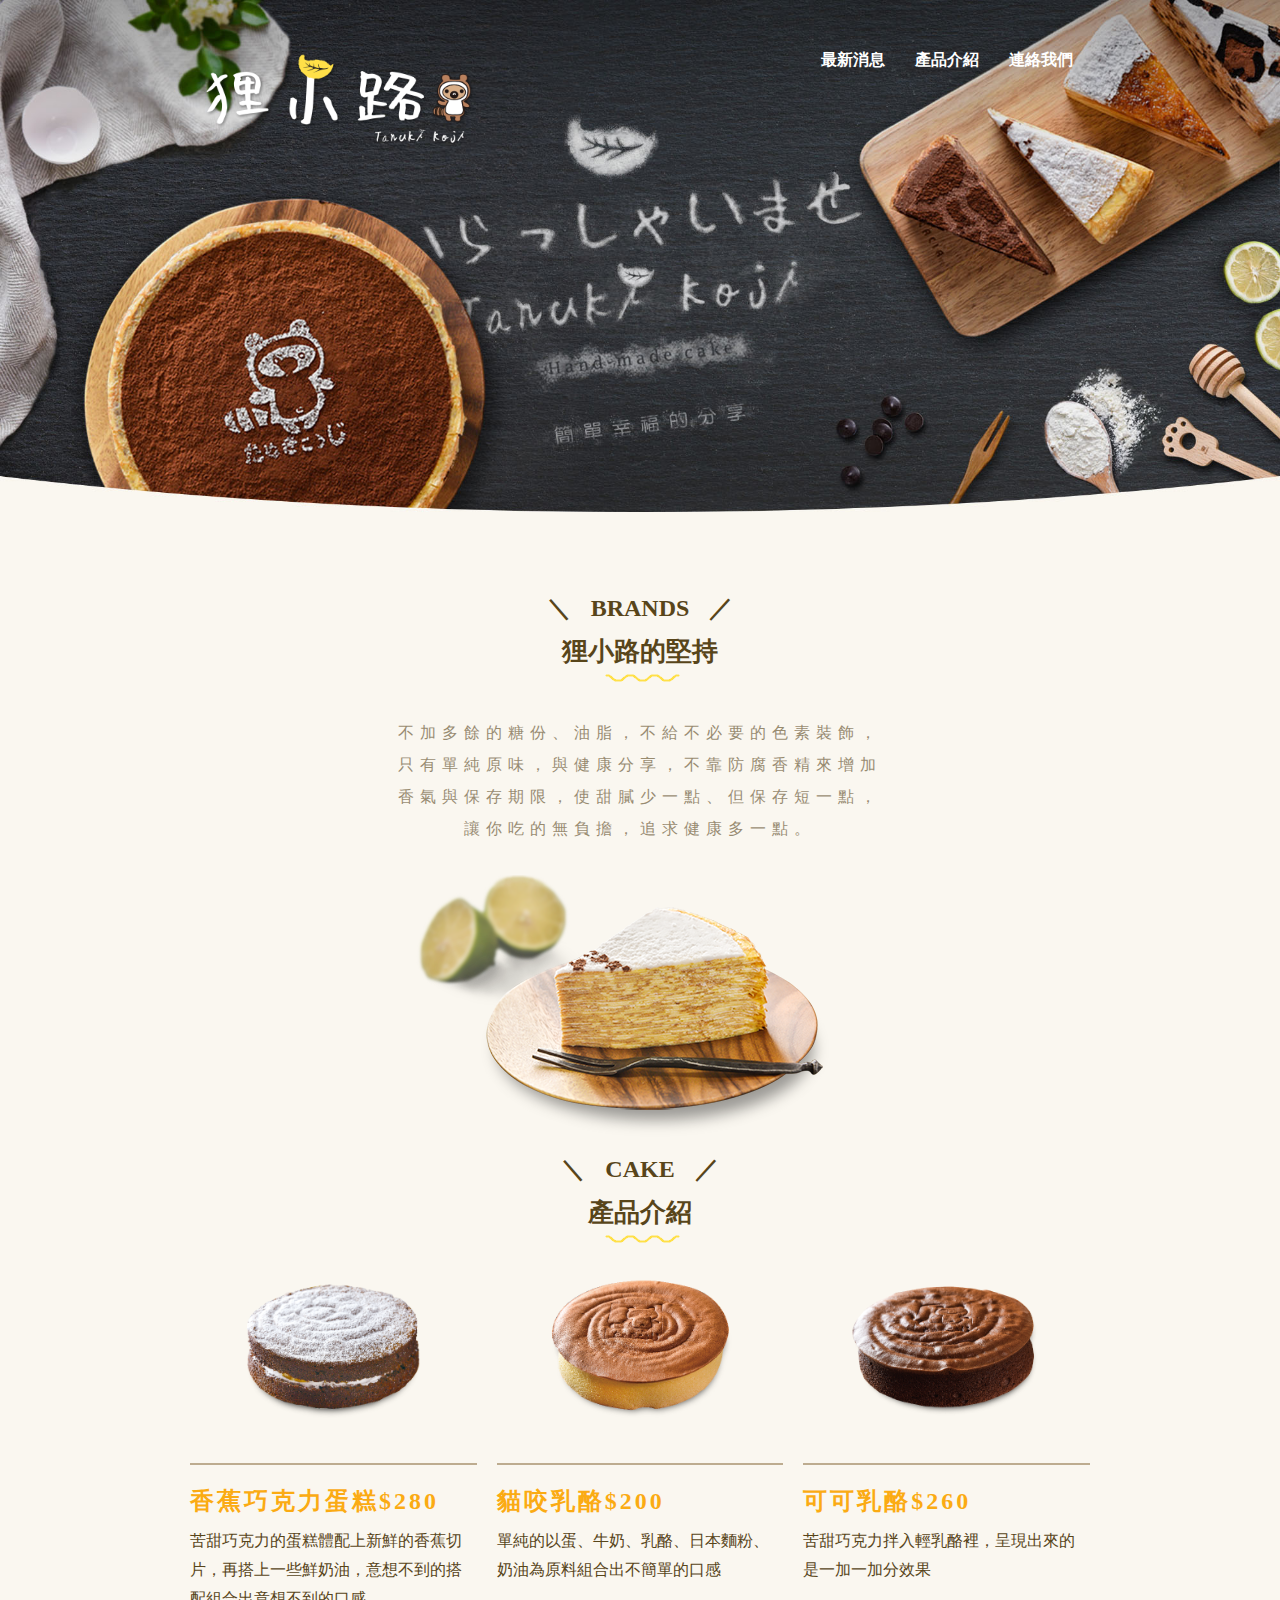
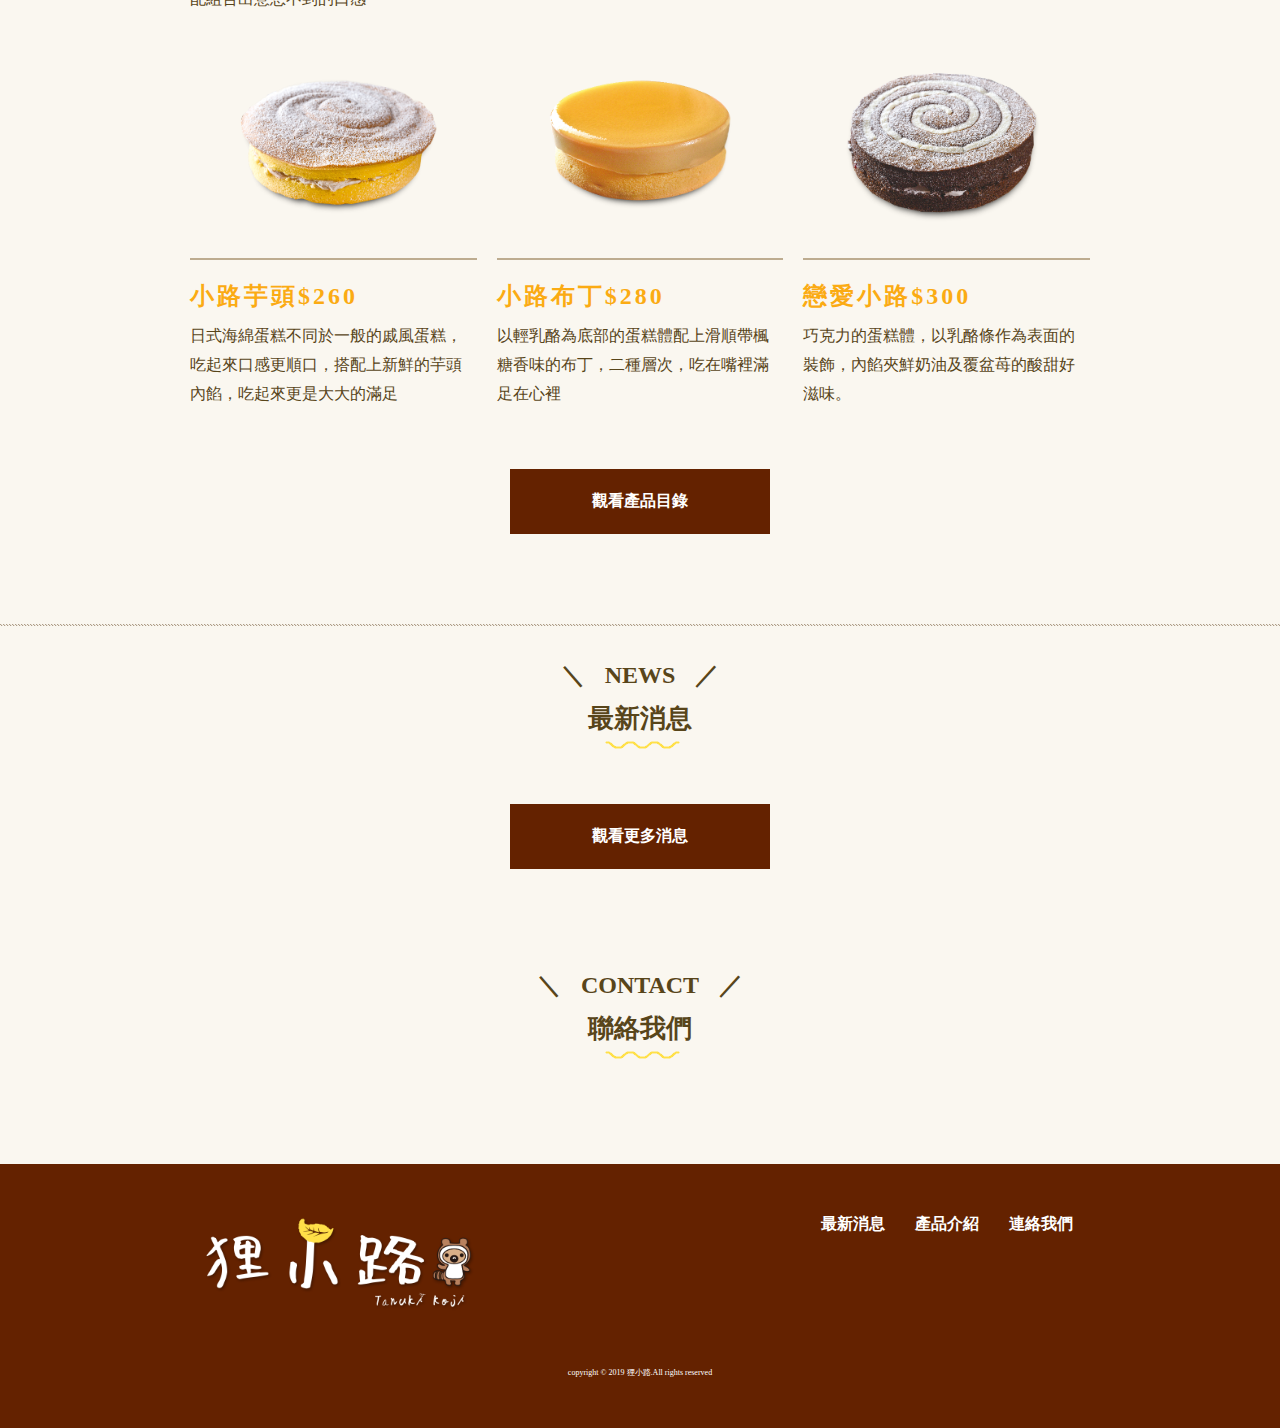
<file: index.html>
<!DOCTYPE html>
<html lang="zh">
  <head>
    <meta charset="UTF-8"/>
    <meta name="viewport" content="width=device-width, initial-scale=1.0, user-scalable=no"/>
    <title>貍小路</title>
    <link rel="stylesheet" href="style.css"/>
    <link rel="shortcut icon" href="imgs/161218_Logo_01.png" type="image/x-icon"/>
  </head>
  <body>
    <div ID="banner">
      <nav><a href="index.html"><img class="LOGO" src="imgs/Logo_01.png" alt="貍小路 LOGO"/></a>
        <div class="link"><a href="new.html">最新消息</a><a href="#">產品介紹</a><a href="#">連絡我們</a></div>
      </nav>
    </div>
    <section id="brands">
      <div class="title-box">
        <h2 class="title">BRANDS</h2>
        <h1>狸小路的堅持</h1><img src="imgs/line.png" alt="線條"/>
      </div>
      <p>不加多餘的糖份、油脂，不給不必要的色素裝飾，只有單純原味，與健康分享，不靠防腐香精來增加香氣與保存期限，使甜膩少一點、但保存短一點，讓你吃的無負擔，追求健康多一點。</p><img src="imgs/Pic01.png" alt="狸小路 的產品" srcset=""/>
    </section>
    <div class="title-box">
      <h2 class="title">CAKE</h2>
      <h1>產品介紹</h1><img src="imgs/line.png" alt="線條"/>
    </div>
    <section id="product">
      <div class="product-box"><a href="#"><img src="imgs/cake01.png" alt="產品 照片"/>
          <hr/>
          <h2>香蕉巧克力蛋糕$280</h2>
          <p>苦甜巧克力的蛋糕體配上新鮮的香蕉切片，再搭上一些鮮奶油，意想不到的搭配組合出意想不到的口感</p></a></div>
      <div class="product-box"><a href="#"><img src="imgs/cake02.png" alt="產品 照片"/>
          <hr/>
          <h2>貓咬乳酪$200</h2>
          <p>單純的以蛋、牛奶、乳酪、日本麵粉、奶油為原料組合出不簡單的口感</p></a></div>
      <div class="product-box"><a href="#"><img src="imgs/cake03.png" alt="產品 照片"/>
          <hr/>
          <h2>可可乳酪$260</h2>
          <p>苦甜巧克力拌入輕乳酪裡，呈現出來的是一加一加分效果</p></a></div>
      <div class="product-box"><a href="#"><img src="imgs/cake04.png" alt="產品 照片"/>
          <hr/>
          <h2>小路芋頭$260</h2>
          <p>日式海綿蛋糕不同於一般的戚風蛋糕，吃起來口感更順口，搭配上新鮮的芋頭內餡，吃起來更是大大的滿足</p></a></div>
      <div class="product-box"><a href="#"><img src="imgs/cake05.png" alt="產品 照片"/>
          <hr/>
          <h2>小路布丁$280</h2>
          <p>以輕乳酪為底部的蛋糕體配上滑順帶楓糖香味的布丁，二種層次，吃在嘴裡滿足在心裡</p></a></div>
      <div class="product-box"><a href="#"><img src="imgs/cake06.png" alt="產品 照片"/>
          <hr/>
          <h2>戀愛小路$300</h2>
          <p>巧克力的蛋糕體，以乳酪條作為表面的裝飾，內餡夾鮮奶油及覆盆苺的酸甜好滋味。</p></a></div>
    </section><a class="btn-big" href="#">觀看產品目錄</a>
    <div class="small-line"></div>
    <div class="title-box">
      <h2 class="title">NEWS</h2>
      <h1>最新消息</h1><img src="imgs/line.png" alt="線條"/>
    </div><a class="btn-big" href="#">觀看更多消息</a>
    <div class="title-box">
      <h2 class="title">CONTACT</h2>
      <h1>聯絡我們</h1><img src="imgs/line.png" alt="線條"/>
    </div>
    <footer>
      <nav><img class="LOGO" src="imgs/Logo_01.png" alt="貍小路 LOGO"/>
        <div class="link"><a href="#">最新消息</a><a href="#">產品介紹</a><a href="#">連絡我們</a></div>
        <div id="copy">copyright &copy; 2019 狸小路.All rights reserved</div>
      </nav>
    </footer>
  </body>
</html>
</file>
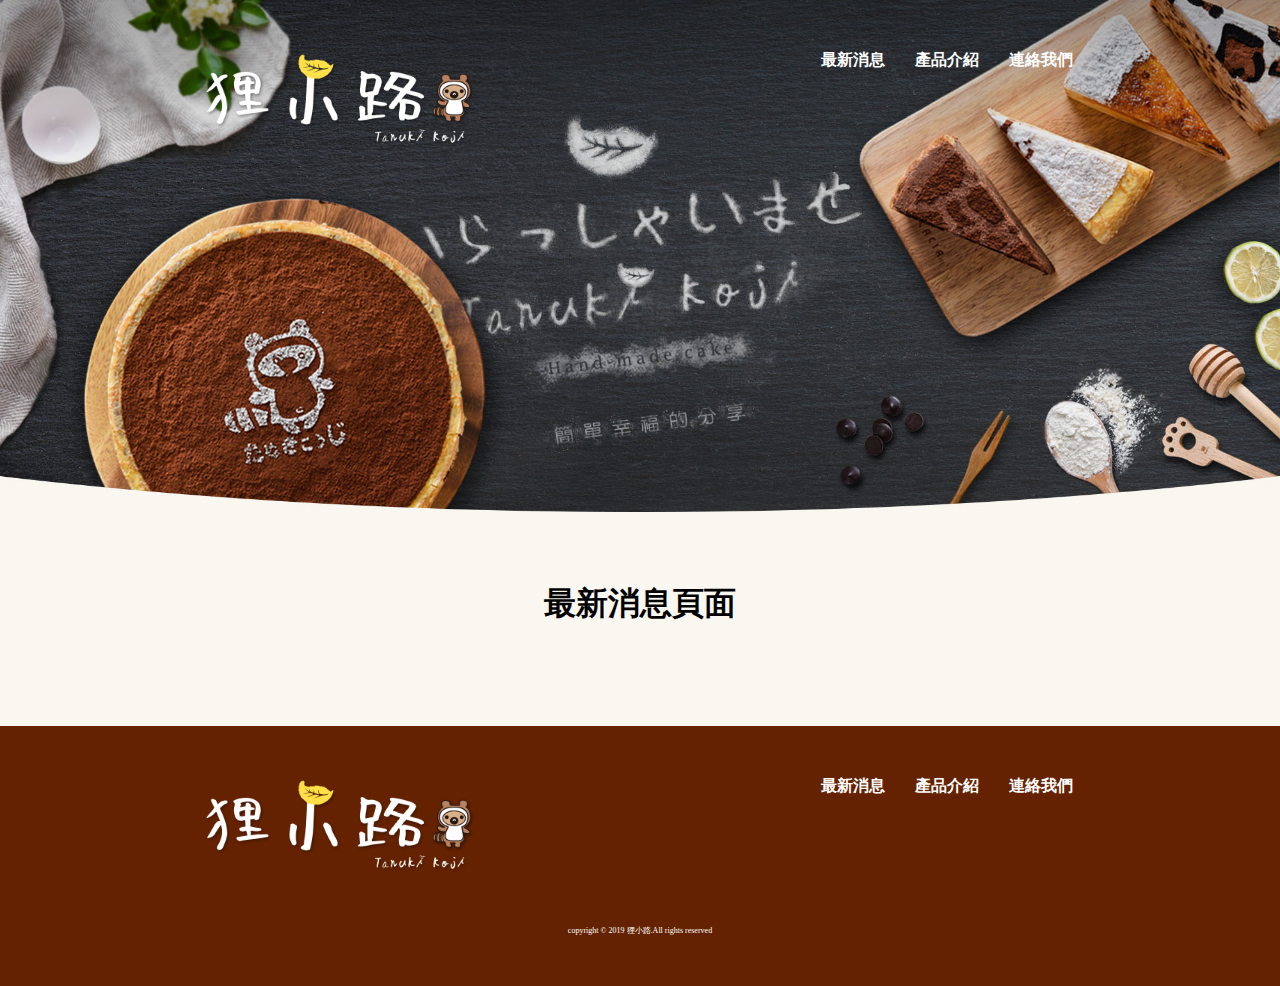
<file: new.html>
<html lang="zh">
  <head>
    <meta charset="UTF-8"/>
    <title>貍小路</title>
    <link rel="stylesheet" href="style.css"/>
    <link rel="shortcut icon" href="imgs/161218_Logo_01.png" type="image/x-icon"/>
  </head>
  <body>
    <div ID="banner">
      <nav><a href="index.html"><img class="LOGO" src="imgs/Logo_01.png" alt="貍小路 LOGO"/></a>
        <div class="link"><a href="new.html">最新消息</a><a href="#">產品介紹</a><a href="#">連絡我們</a></div>
      </nav>
    </div>
    <h1>最新消息頁面</h1>
    <footer>
      <nav><img class="LOGO" src="imgs/Logo_01.png" alt="貍小路 LOGO"/>
        <div class="link"><a href="#">最新消息</a><a href="#">產品介紹</a><a href="#">連絡我們</a></div>
        <div id="copy">copyright &copy; 2019 狸小路.All rights reserved</div>
      </nav>
    </footer>
  </body>
</html>
</file>
<file: style.css>
*{
    margin: 0;
    padding: 0;
    font-family: 微軟正黑體;
}
body{
    background-color: #faf7f0;
    text-align: center;
}
#banner{
    background-image: url(imgs/Banner_001.jpg);
    background-size: 100vw;
    background-repeat: no-repeat;
    width: 100vw;
    height: calc(100vw / 2.2);
}
.LOGO {
    width: 300px;
}
.link{
    float: right;
    padding: 40px 0x;
}
.link a {
    color: #fff;
    text-decoration: none;
    padding: 5px 15px;
    font-weight: 900;
}
.link a:hover{
    background-color:  #fedf48;
    color: black;
    transform: 0.6s;
}

nav{
    width: 70%;
    margin: 0 auto;
    padding: 50px 0;
    text-align: left;
}

#brands{
    text-align: center;
    color: #58451a;
}

#brands p{
    width: 500px;
    margin: 0 auto;
    padding: 30px;
    line-height: 2;
    opacity: 0.6;
    letter-spacing: 6px;
}

.title-box{
    text-align: center;
    color: #58451a;
}
.title{
    font-size: 1.5em;
    padding: 10px 0;
}
.title::before{
    content: "＼";
    padding-right: 20px;
}

.title::after{
    content: "／";
    padding-left: 20px;
}

.title-box h1 {
    font-size: 1.6em;
}

#product {
    display: grid;

    grid-template-columns: auto auto auto;

    grid-gap: 20px;

    width: 900px;

    margin: 0 auto;

    text-align: left;

}

#product img {
    width: 100%;
}

.product-box a{
    text-decoration: none;
}

.product-box h2{
    color: #fbab13;
    letter-spacing: 3px;
    tab-size: 1.2em;

}

.product-box hr {
    height: 2px;
    background-color:#bdac90;
    border: 0;
    margin: 20px 0;
}

.product-box p {
    color: #58451a;
    font-style: 0.8em;
    padding: 10px 0;
    line-height: 1.8;
}

.btn-big {
    display: inline-block;
    background-color:#642200;
    color: #fff;
    text-decoration: none;
    padding: 20px 80px;
    border:2px solid #642200;
    font-weight: 900;
    margin: 50px 0 90px 0;
    transition: 0.6s;
}

.btn-big:hover {

    background-color:transparent;
    color:#642200;
}

.small-line{
    background-image: url(imgs/small-line.png);
    height: 5px;
    background-repeat: repeat-x;
    margin-bottom: 20px;
}

footer{
    background-color: #642200;
    color: #fff;
    margin-top: 100px;
}
footer #copy {
    padding-top: 50px;
    font-size: 0.5em;
    text-align: center;
}

@media screen and (min-width: 1024px) {
  
}

@media screen and (max-width: 1023px) {
    #product {
        grid-template-columns: 1fr 1fr;
        width: 100%;
    }

}
 
@media screen and (max-width: 767px) {
    #product {
        grid-template-columns: 1fr;
        width: 100%;
    }
    #brands {
        width: 100%;
    }
    #brands p {
        width: 100%;
    }
    #brands > img {
        width: 100%;
    }


}
</file>
